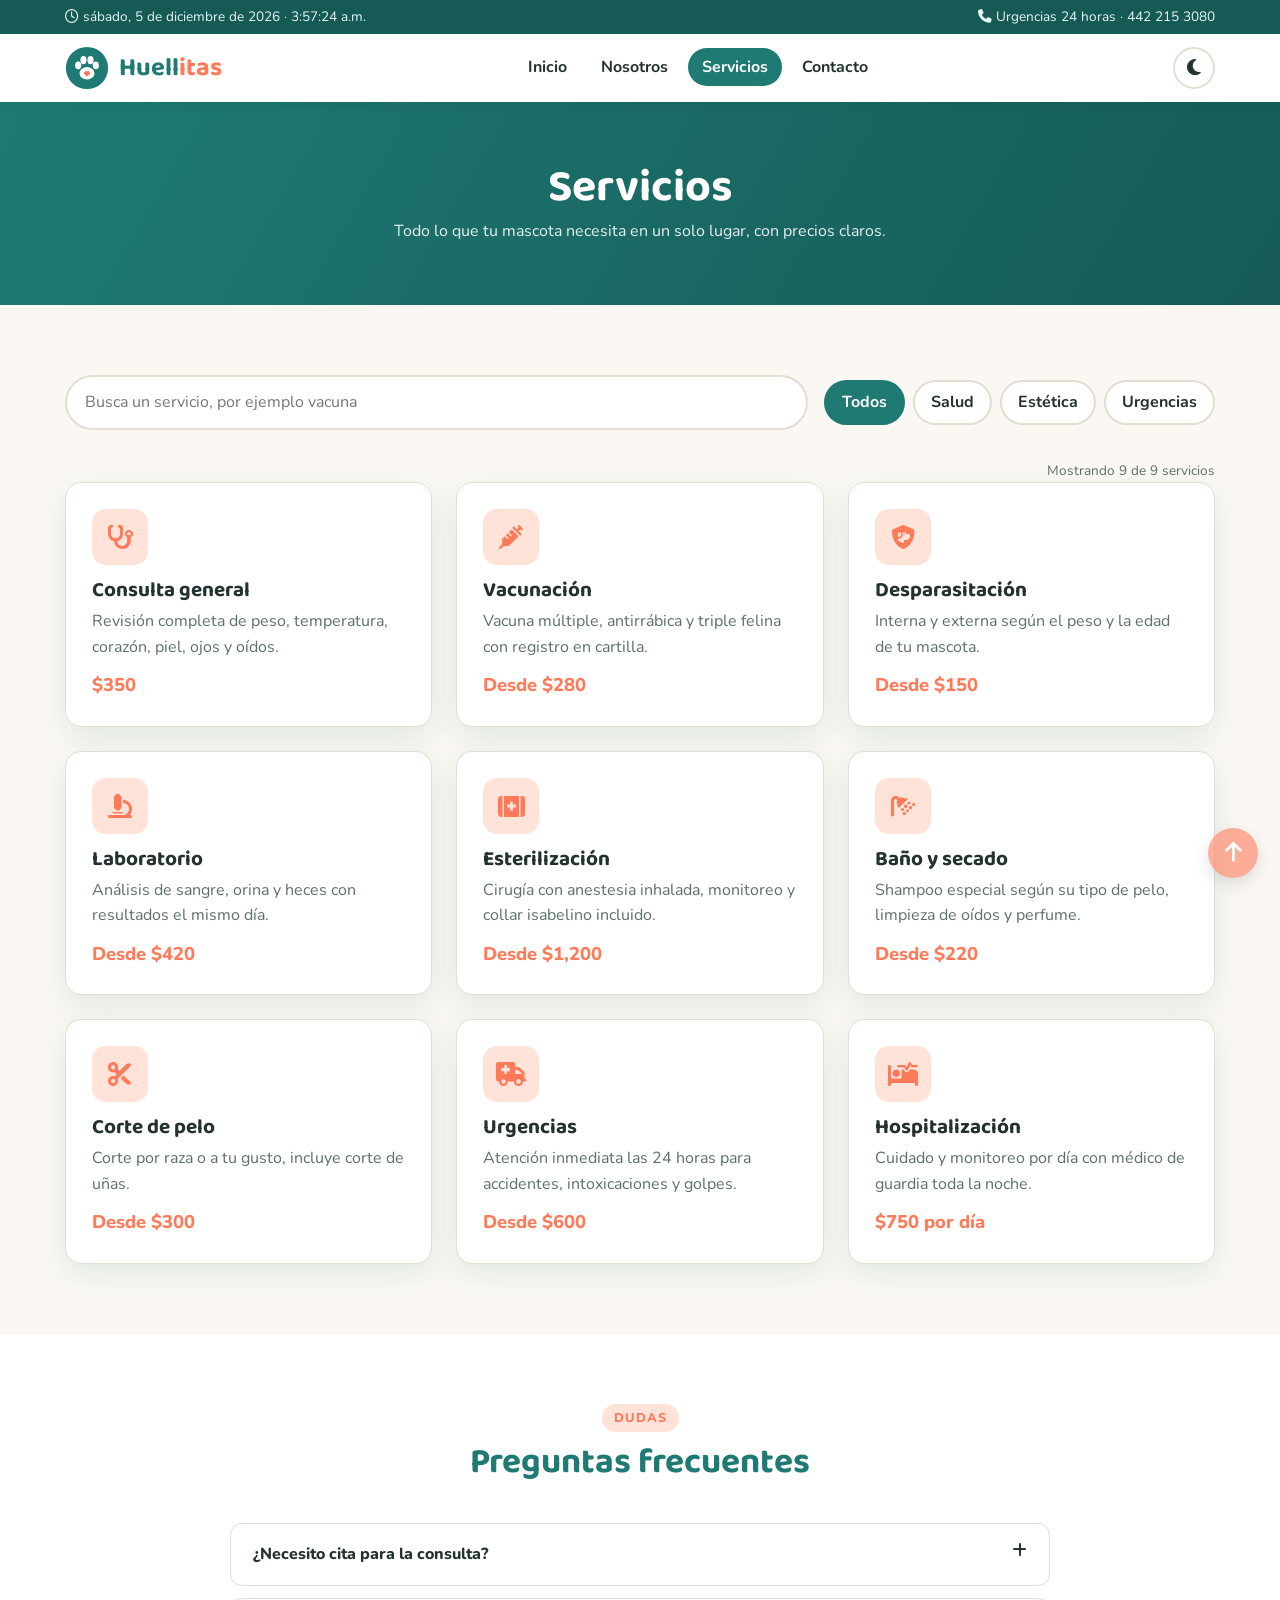
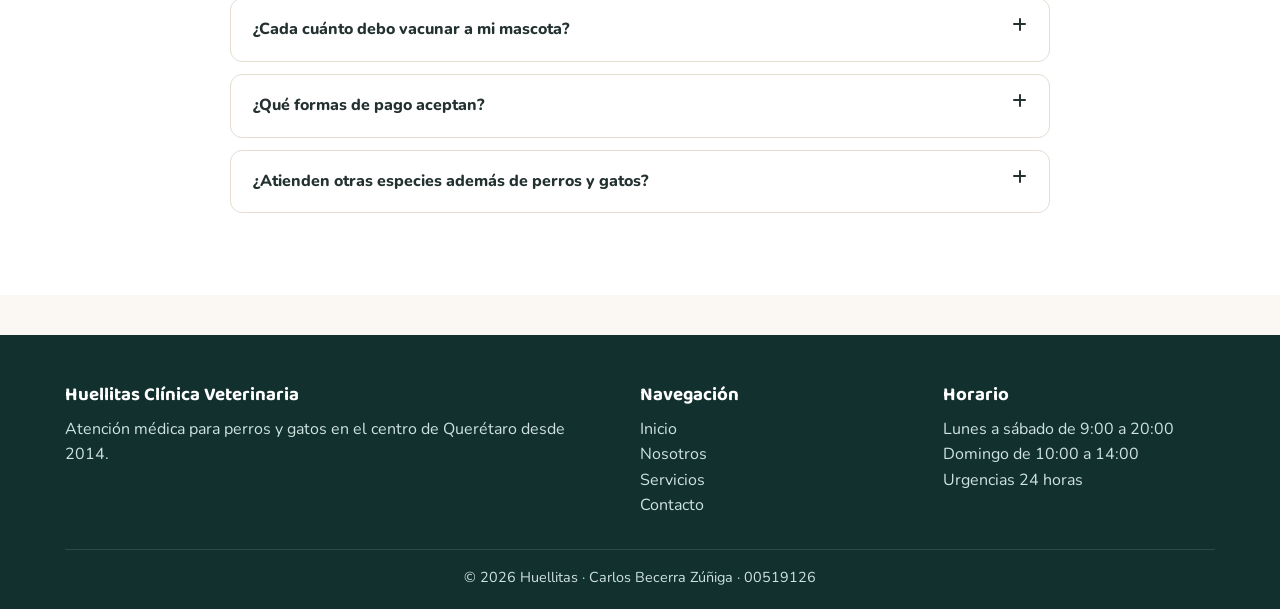
<file: servicios.html>
<!DOCTYPE html>
<html lang="es">
<head>
  <meta charset="UTF-8">
  <meta name="viewport" content="width=device-width, initial-scale=1.0">
  <meta name="description" content="Servicios y precios de Huellitas Clínica Veterinaria.">
  <title>Servicios | Huellitas</title>
  <link rel="icon" href="img/logo.svg">
  <link rel="preconnect" href="https://fonts.googleapis.com">
  <link href="https://fonts.googleapis.com/css2?family=Baloo+2:wght@600;700&family=Nunito:wght@400;700;800&display=swap" rel="stylesheet">
  <link rel="stylesheet" href="https://cdnjs.cloudflare.com/ajax/libs/font-awesome/6.5.2/css/all.min.css">
  <link rel="stylesheet" href="css/estilos.css">
</head>
<body>

  <header class="encabezado">
    <div class="barra-superior">
      <div class="contenedor">
        <span><i class="fa-regular fa-clock"></i> <span id="fecha-hora">Cargando fecha...</span></span>
        <span><i class="fa-solid fa-phone"></i> Urgencias 24 horas · 442 215 3080</span>
      </div>
    </div>
    <nav class="nav contenedor">
      <a href="index.html" class="logo"><img src="img/logo.svg" alt="Logo de Huellitas"><b>Huell<span>itas</span></b></a>
      <ul class="menu">
        <li><a href="index.html">Inicio</a></li>
        <li><a href="nosotros.html">Nosotros</a></li>
        <li><a href="servicios.html" class="activo">Servicios</a></li>
        <li><a href="contacto.html">Contacto</a></li>
      </ul>
      <div class="acciones-nav">
        <button id="btn-tema" class="btn-icono" aria-label="Cambiar tema"><i class="fa-solid fa-moon"></i></button>
        <button class="btn-icono menu-toggle" aria-label="Abrir menú"><i class="fa-solid fa-bars"></i></button>
      </div>
    </nav>
  </header>

  <main>
    <section class="banner-pagina">
      <div class="contenedor">
        <h1>Servicios</h1>
        <p>Todo lo que tu mascota necesita en un solo lugar, con precios claros.</p>
      </div>
    </section>

    <section class="seccion">
      <div class="contenedor">
        <!-- Buscador -->
        <div class="herramientas">
          <input type="search" id="buscador" class="buscador" placeholder="Busca un servicio, por ejemplo vacuna">
          <div class="filtros">
            <button class="filtro activo" data-categoria="todos">Todos</button>
            <button class="filtro" data-categoria="salud">Salud</button>
            <button class="filtro" data-categoria="estetica">Estética</button>
            <button class="filtro" data-categoria="urgencias">Urgencias</button>
          </div>
        </div>
        <p id="total-servicios" class="ayuda"></p>

        <div class="rejilla" id="lista-servicios">
          <article class="tarjeta servicio" data-categoria="salud">
            <div class="icono"><i class="fa-solid fa-stethoscope"></i></div>
            <h3>Consulta general</h3>
            <p>Revisión completa de peso, temperatura, corazón, piel, ojos y oídos.</p>
            <p class="precio">$350</p>
          </article>
          <article class="tarjeta servicio" data-categoria="salud">
            <div class="icono"><i class="fa-solid fa-syringe"></i></div>
            <h3>Vacunación</h3>
            <p>Vacuna múltiple, antirrábica y triple felina con registro en cartilla.</p>
            <p class="precio">Desde $280</p>
          </article>
          <article class="tarjeta servicio" data-categoria="salud">
            <div class="icono"><i class="fa-solid fa-shield-dog"></i></div>
            <h3>Desparasitación</h3>
            <p>Interna y externa según el peso y la edad de tu mascota.</p>
            <p class="precio">Desde $150</p>
          </article>
          <article class="tarjeta servicio" data-categoria="salud">
            <div class="icono"><i class="fa-solid fa-microscope"></i></div>
            <h3>Laboratorio</h3>
            <p>Análisis de sangre, orina y heces con resultados el mismo día.</p>
            <p class="precio">Desde $420</p>
          </article>
          <article class="tarjeta servicio" data-categoria="salud">
            <div class="icono"><i class="fa-solid fa-kit-medical"></i></div>
            <h3>Esterilización</h3>
            <p>Cirugía con anestesia inhalada, monitoreo y collar isabelino incluido.</p>
            <p class="precio">Desde $1,200</p>
          </article>
          <article class="tarjeta servicio" data-categoria="estetica">
            <div class="icono"><i class="fa-solid fa-shower"></i></div>
            <h3>Baño y secado</h3>
            <p>Shampoo especial según su tipo de pelo, limpieza de oídos y perfume.</p>
            <p class="precio">Desde $220</p>
          </article>
          <article class="tarjeta servicio" data-categoria="estetica">
            <div class="icono"><i class="fa-solid fa-scissors"></i></div>
            <h3>Corte de pelo</h3>
            <p>Corte por raza o a tu gusto, incluye corte de uñas.</p>
            <p class="precio">Desde $300</p>
          </article>
          <article class="tarjeta servicio" data-categoria="urgencias">
            <div class="icono"><i class="fa-solid fa-truck-medical"></i></div>
            <h3>Urgencias</h3>
            <p>Atención inmediata las 24 horas para accidentes, intoxicaciones y golpes.</p>
            <p class="precio">Desde $600</p>
          </article>
          <article class="tarjeta servicio" data-categoria="urgencias">
            <div class="icono"><i class="fa-solid fa-bed-pulse"></i></div>
            <h3>Hospitalización</h3>
            <p>Cuidado y monitoreo por día con médico de guardia toda la noche.</p>
            <p class="precio">$750 por día</p>
          </article>
        </div>
        <p class="sin-resultados" id="sin-resultados">No encontramos ese servicio, prueba con otra palabra.</p>
      </div>
    </section>

    <!-- Preguntas frecuentes -->
    <section class="seccion seccion-alt">
      <div class="contenedor">
        <div class="titulo-seccion">
          <span class="etiqueta">Dudas</span>
          <h2>Preguntas frecuentes</h2>
        </div>
        <div class="acordeon">
          <div class="pregunta">
            <button>¿Necesito cita para la consulta? <i class="fa-solid fa-plus"></i></button>
            <div class="respuesta">No es obligatorio, pero con cita te atendemos sin esperar. Puedes pedirla por teléfono o desde la página de contacto.</div>
          </div>
          <div class="pregunta">
            <button>¿Cada cuánto debo vacunar a mi mascota? <i class="fa-solid fa-plus"></i></button>
            <div class="respuesta">Los cachorros llevan varias dosis en sus primeros meses y después basta con un refuerzo cada año.</div>
          </div>
          <div class="pregunta">
            <button>¿Qué formas de pago aceptan? <i class="fa-solid fa-plus"></i></button>
            <div class="respuesta">Aceptamos efectivo, tarjeta de débito y crédito y transferencia.</div>
          </div>
          <div class="pregunta">
            <button>¿Atienden otras especies además de perros y gatos? <i class="fa-solid fa-plus"></i></button>
            <div class="respuesta">Por ahora solo atendemos perros y gatos, pero con gusto te recomendamos una clínica de especies exóticas.</div>
          </div>
        </div>
      </div>
    </section>
  </main>

  <footer class="pie">
    <div class="contenedor pie-grid">
      <div>
        <h3>Huellitas Clínica Veterinaria</h3>
        <p>Atención médica para perros y gatos en el centro de Querétaro desde 2014.</p>
      </div>
      <div>
        <h3>Navegación</h3>
        <ul>
          <li><a href="index.html">Inicio</a></li>
          <li><a href="nosotros.html">Nosotros</a></li>
          <li><a href="servicios.html">Servicios</a></li>
          <li><a href="contacto.html">Contacto</a></li>
        </ul>
      </div>
      <div>
        <h3>Horario</h3>
        <p>Lunes a sábado de 9:00 a 20:00</p>
        <p>Domingo de 10:00 a 14:00</p>
        <p>Urgencias 24 horas</p>
      </div>
    </div>
    <div class="contenedor pie-final">
      © 2026 Huellitas · Carlos Becerra Zúñiga · 00519126
    </div>
  </footer>

  <button id="btn-arriba" aria-label="Ir arriba"><i class="fa-solid fa-arrow-up"></i></button>

  <script src="https://code.jquery.com/jquery-3.7.1.min.js"></script>
  <script src="js/principal.js"></script>
  <script src="js/servicios.js"></script>
</body>
</html>
</file>
<file: css/estilos.css>
/* Colores */
:root {
  --primario: #1f7a74;
  --primario-oscuro: #155a55;
  --acento: #ff7a59;
  --acento-suave: #ffe3d9;
  --fondo: #fbf8f3;
  --superficie: #ffffff;
  --texto: #233130;
  --texto-suave: #5d6f6d;
  --borde: #e4ddd2;
  --sombra: 0 10px 30px rgba(31, 122, 116, 0.12);
  --radio: 16px;
  --ancho: 1150px;
}

/* Tema oscuro */
body.oscuro {
  --primario: #4fc1b6;
  --primario-oscuro: #2f9c92;
  --acento: #ff9478;
  --acento-suave: #3a2c28;
  --fondo: #121a1a;
  --superficie: #1b2626;
  --texto: #e7efee;
  --texto-suave: #a5b6b4;
  --borde: #2c3a3a;
  --sombra: 0 10px 30px rgba(0, 0, 0, 0.35);
}

* { box-sizing: border-box; margin: 0; padding: 0; }


body {
  font-family: "Nunito", "Segoe UI", Arial, sans-serif;
  background: var(--fondo);
  color: var(--texto);
  line-height: 1.6;
  transition: background 0.3s, color 0.3s;
}

img { max-width: 100%; display: block; }
a { color: var(--primario); text-decoration: none; }

h1, h2, h3, .logo {
  font-family: "Baloo 2", "Nunito", sans-serif;
  line-height: 1.15;
}

.contenedor {
  width: min(100% - 32px, var(--ancho));
  margin-inline: auto;
}

.seccion { padding: 70px 0; }
.seccion-alt { background: var(--superficie); }

.titulo-seccion {
  text-align: center;
  max-width: 640px;
  margin: 0 auto 40px;
}
.titulo-seccion h2 { font-size: 2.2rem; color: var(--primario); }
.titulo-seccion p { color: var(--texto-suave); }

.etiqueta {
  display: inline-block;
  background: var(--acento-suave);
  color: var(--acento);
  font-weight: 800;
  font-size: 0.8rem;
  letter-spacing: 1px;
  text-transform: uppercase;
  padding: 4px 12px;
  border-radius: 999px;
  margin-bottom: 10px;
}

.boton {
  display: inline-block;
  background: var(--acento);
  color: #fff;
  border: none;
  font: inherit;
  font-weight: 800;
  padding: 12px 26px;
  border-radius: 999px;
  cursor: pointer;
  transition: transform 0.2s, box-shadow 0.2s;
}
.boton:hover { transform: translateY(-2px); box-shadow: 0 8px 20px rgba(255, 122, 89, 0.35); }
.boton-secundario { background: var(--primario); }
.boton-secundario:hover { box-shadow: 0 8px 20px rgba(31, 122, 116, 0.35); }

/* Encabezado */
.barra-superior {
  background: var(--primario-oscuro);
  color: #e9f6f4;
  font-size: 0.85rem;
}
.barra-superior .contenedor {
  display: flex;
  justify-content: space-between;
  gap: 10px;
  padding: 6px 0;
  flex-wrap: wrap;
}

.encabezado {
  position: sticky;
  top: 0;
  z-index: 50;
  background: var(--superficie);
  box-shadow: 0 2px 12px rgba(0, 0, 0, 0.06);
}

.nav {
  display: flex;
  align-items: center;
  justify-content: space-between;
  padding: 12px 0;
  gap: 16px;
}

.logo {
  display: flex;
  align-items: center;
  gap: 10px;
  font-size: 1.6rem;
  font-weight: 700;
  color: var(--primario);
}
.logo img { width: 44px; height: 44px; }
.logo b { font-weight: 700; }
.logo span { color: var(--acento); }

.menu {
  list-style: none;
  display: flex;
  gap: 6px;
}
.menu a {
  color: var(--texto);
  font-weight: 700;
  padding: 8px 14px;
  border-radius: 999px;
  transition: background 0.2s, color 0.2s;
}
.menu a:hover { background: var(--acento-suave); color: var(--acento); }
.menu a.activo { background: var(--primario); color: #fff; }

.acciones-nav { display: flex; align-items: center; gap: 8px; }

.btn-icono {
  width: 42px;
  height: 42px;
  border-radius: 50%;
  border: 2px solid var(--borde);
  background: transparent;
  color: var(--texto);
  font-size: 1.15rem;
  cursor: pointer;
}
.btn-icono:hover { border-color: var(--primario); }

.menu-toggle { display: none; }

/* Slider */
.hero { background: linear-gradient(180deg, var(--superficie), var(--fondo)); padding: 30px 0 10px; }

.hero .bx-wrapper {
  border: none;
  box-shadow: var(--sombra);
  border-radius: var(--radio);
  overflow: hidden;
  background: transparent;
  margin-bottom: 50px;
}

.slide { position: relative; }
.slide img { width: 100%; height: 440px; object-fit: cover; }
.slide-texto {
  position: absolute;
  left: 6%;
  top: 50%;
  transform: translateY(-50%);
  max-width: 440px;
  color: #fff;
}
.slide-texto h1, .slide-texto h2 { font-size: 2.6rem; margin-bottom: 10px; text-shadow: 0 2px 10px rgba(0, 0, 0, 0.25); }
.slide-texto p { font-size: 1.1rem; margin-bottom: 18px; }

.bx-wrapper .bx-pager.bx-default-pager a { background: var(--borde); }
.bx-wrapper .bx-pager.bx-default-pager a:hover,
.bx-wrapper .bx-pager.bx-default-pager a.active { background: var(--acento); }

/* Tarjetas */
.rejilla {
  display: grid;
  grid-template-columns: repeat(3, 1fr);
  gap: 24px;
}
.rejilla-4 { grid-template-columns: repeat(4, 1fr); }

.tarjeta {
  background: var(--superficie);
  border: 1px solid var(--borde);
  border-radius: var(--radio);
  padding: 26px;
  box-shadow: var(--sombra);
  transition: transform 0.25s;
}
.tarjeta:hover { transform: translateY(-5px); }
.tarjeta h3 { font-size: 1.3rem; margin-bottom: 6px; }
.tarjeta p { color: var(--texto-suave); }

.icono {
  width: 56px;
  height: 56px;
  display: grid;
  place-items: center;
  font-size: 1.5rem;
  color: var(--acento);
  border-radius: 14px;
  background: var(--acento-suave);
  margin-bottom: 14px;
}

/* Contadores */
.contadores {
  background: var(--primario);
  color: #fff;
  border-radius: var(--radio);
  padding: 34px;
  display: grid;
  grid-template-columns: repeat(4, 1fr);
  text-align: center;
  gap: 20px;
}
.contador { font-family: "Baloo 2", sans-serif; font-size: 2.6rem; font-weight: 700; }
.contadores p { opacity: 0.9; }

/* Calculadora */
.calculadora {
  display: grid;
  grid-template-columns: 1fr 1fr;
  gap: 30px;
  align-items: center;
}
.calculadora form {
  background: var(--superficie);
  border-radius: var(--radio);
  padding: 28px;
  box-shadow: var(--sombra);
  border: 1px solid var(--borde);
}
.resultado-edad {
  display: none;
  margin-top: 18px;
  padding: 18px;
  border-radius: 12px;
  background: var(--acento-suave);
  font-weight: 700;
}
.resultado-edad strong { color: var(--acento); font-size: 1.6rem; }

/* Formularios */
.campo { margin-bottom: 16px; }
.campo label { display: block; font-weight: 800; margin-bottom: 6px; }
.campo input,
.campo select,
.campo textarea {
  width: 100%;
  padding: 12px 14px;
  border: 2px solid var(--borde);
  border-radius: 12px;
  font: inherit;
  background: var(--fondo);
  color: var(--texto);
  transition: border-color 0.2s;
}
.campo input:focus,
.campo select:focus,
.campo textarea:focus { outline: none; border-color: var(--primario); }
.campo textarea { resize: vertical; min-height: 130px; }

.campo.error input,
.campo.error select,
.campo.error textarea { border-color: #e04848; }
.campo.ok input,
.campo.ok select,
.campo.ok textarea { border-color: #2fa36b; }

.mensaje-error { color: #e04848; font-size: 0.88rem; min-height: 1.2em; margin-top: 4px; }
.ayuda { color: var(--texto-suave); font-size: 0.85rem; text-align: right; }

.aviso-exito {
  display: none;
  background: #e1f6ec;
  color: #1d6b47;
  border-radius: 12px;
  padding: 16px;
  margin-bottom: 18px;
  font-weight: 700;
}

/* Nosotros */
.banner-pagina {
  background: linear-gradient(120deg, var(--primario), var(--primario-oscuro));
  color: #fff;
  padding: 60px 0;
  text-align: center;
}
.banner-pagina h1 { font-size: 2.8rem; }
.banner-pagina p { opacity: 0.9; max-width: 600px; margin: 6px auto 0; }

.dos-columnas {
  display: grid;
  grid-template-columns: 1fr 1fr;
  gap: 40px;
  align-items: center;
}
.foto-historia img {
  width: 100%;
  height: 460px;
  object-fit: cover;
  object-position: center 30%;
  border-radius: var(--radio);
  box-shadow: var(--sombra);
}
.foto-historia figcaption { font-size: 0.75rem; color: var(--texto-suave); margin-top: 6px; }
.dos-columnas p { margin-bottom: 12px; color: var(--texto-suave); }

.avatar {
  width: 90px;
  height: 90px;
  border-radius: 50%;
  display: grid;
  place-items: center;
  font-family: "Baloo 2", sans-serif;
  font-size: 2rem;
  color: #fff;
  margin: 0 auto 14px;
}
.equipo .tarjeta { text-align: center; }
.puesto { color: var(--acento) !important; font-weight: 800; }

.testimonios { max-width: 760px; margin: 0 auto; }
.testimonios .bx-wrapper { border: none; box-shadow: none; background: transparent; }
.testimonio {
  background: var(--superficie);
  border-radius: var(--radio);
  padding: 34px;
  text-align: center;
  border: 1px solid var(--borde);
}
.testimonio p { font-size: 1.15rem; font-style: italic; margin-bottom: 12px; }
.testimonio span { font-weight: 800; color: var(--primario); }

/* Servicios */
.herramientas {
  display: flex;
  gap: 16px;
  justify-content: space-between;
  align-items: center;
  flex-wrap: wrap;
  margin-bottom: 30px;
}
.buscador {
  flex: 1 1 280px;
  padding: 13px 18px;
  border-radius: 999px;
  border: 2px solid var(--borde);
  font: inherit;
  background: var(--superficie);
  color: var(--texto);
}
.buscador:focus { outline: none; border-color: var(--primario); }

.filtros { display: flex; gap: 8px; flex-wrap: wrap; }
.filtro {
  border: 2px solid var(--borde);
  background: var(--superficie);
  color: var(--texto);
  padding: 8px 16px;
  border-radius: 999px;
  font: inherit;
  font-weight: 700;
  cursor: pointer;
}
.filtro.activo { background: var(--primario); border-color: var(--primario); color: #fff; }

.servicio .precio { font-weight: 800; color: var(--acento); font-size: 1.15rem; margin-top: 10px; }
.sin-resultados { display: none; text-align: center; color: var(--texto-suave); padding: 30px; }

.acordeon { max-width: 820px; margin: 0 auto; }
.pregunta {
  border: 1px solid var(--borde);
  border-radius: 12px;
  margin-bottom: 12px;
  background: var(--superficie);
  overflow: hidden;
}
.pregunta button {
  width: 100%;
  text-align: left;
  background: none;
  border: none;
  padding: 18px 22px;
  font: inherit;
  font-weight: 800;
  color: var(--texto);
  cursor: pointer;
  display: flex;
  justify-content: space-between;
}
.pregunta .respuesta { display: none; padding: 0 22px 18px; color: var(--texto-suave); }
.pregunta button i { transition: transform 0.2s; }
.pregunta.abierta button { color: var(--primario); }
.pregunta.abierta button i { transform: rotate(45deg); }

/* Contacto */
.contacto-grid {
  display: grid;
  grid-template-columns: 1.2fr 1fr;
  gap: 30px;
}
.datos-contacto { display: grid; gap: 16px; align-content: start; }
.dato { display: flex; gap: 14px; align-items: flex-start; }
.dato .icono { margin: 0; flex-shrink: 0; }
#mapa {
  height: 380px;
  border-radius: var(--radio);
  box-shadow: var(--sombra);
  z-index: 1;
}

/* Footer */
.pie {
  background: #12302d;
  color: #cfe3e0;
  padding: 50px 0 20px;
  margin-top: 40px;
}
.pie-grid {
  display: grid;
  grid-template-columns: 2fr 1fr 1fr;
  gap: 30px;
}
.pie h3 { color: #fff; margin-bottom: 10px; }
.pie ul { list-style: none; }
.pie a { color: #cfe3e0; }
.pie a:hover { color: var(--acento); }
.pie-final {
  border-top: 1px solid rgba(255, 255, 255, 0.12);
  margin-top: 30px;
  padding-top: 16px;
  text-align: center;
  font-size: 0.9rem;
}

/* Botón ir arriba */
#btn-arriba {
  position: fixed;
  right: 22px;
  bottom: 22px;
  width: 50px;
  height: 50px;
  border-radius: 50%;
  border: none;
  background: var(--acento);
  color: #fff;
  font-size: 1.4rem;
  cursor: pointer;
  box-shadow: 0 6px 18px rgba(0, 0, 0, 0.2);
  display: none;
  z-index: 60;
}

/* Responsivo */
@media (max-width: 960px) {
  .rejilla, .rejilla-4 { grid-template-columns: repeat(2, 1fr); }
  .contadores { grid-template-columns: repeat(2, 1fr); }
  .calculadora, .dos-columnas, .contacto-grid { grid-template-columns: 1fr; }
  .pie-grid { grid-template-columns: 1fr 1fr; }
}

@media (max-width: 760px) {
  .menu-toggle { display: inline-block; }
  .menu {
    display: none;
    position: absolute;
    top: 100%;
    left: 0;
    right: 0;
    flex-direction: column;
    background: var(--superficie);
    padding: 12px 16px 18px;
    box-shadow: 0 10px 20px rgba(0, 0, 0, 0.1);
  }
  .menu.abierto { display: flex; }
  .nav { position: relative; }
  .slide img { height: 340px; }
  .slide-texto h1, .slide-texto h2 { font-size: 1.8rem; }
  .slide-texto { max-width: 80%; }
  .titulo-seccion h2, .banner-pagina h1 { font-size: 1.9rem; }
}

@media (max-width: 560px) {
  .rejilla, .rejilla-4, .contadores, .pie-grid { grid-template-columns: 1fr; }
  .seccion { padding: 50px 0; }
  .barra-superior .contenedor { justify-content: center; text-align: center; }
  .slide-texto p { display: none; }
}
</file>
